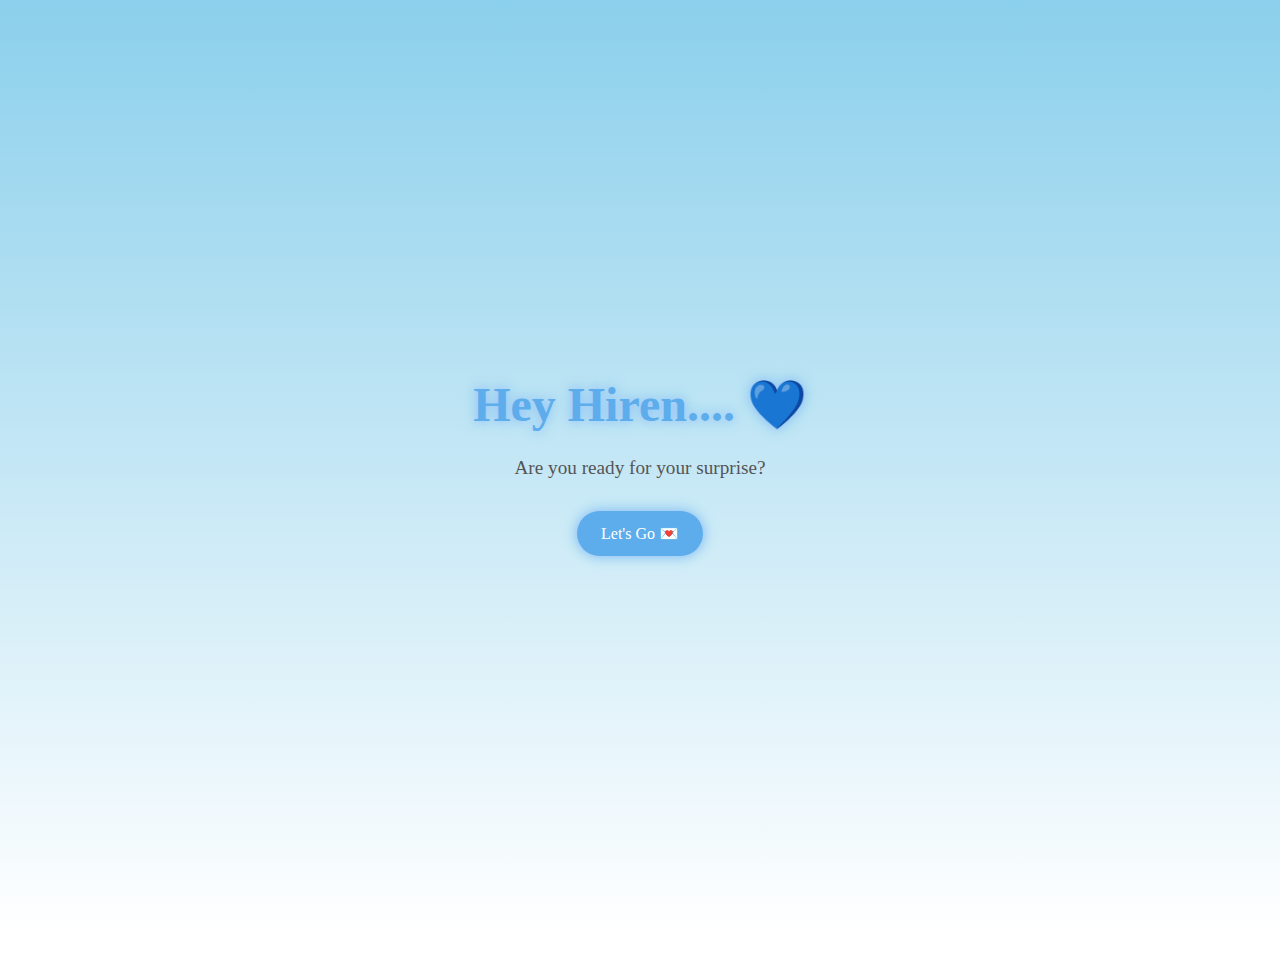
<file: index.html>
<!DOCTYPE html>
<html lang="en">
<head>
  <meta charset="UTF-8" />
  <meta name="viewport" content="width=device-width, initial-scale=1.0"/>
  <title>Welcome 💙</title>
  <link rel="stylesheet" href="style.css" />
<style>
  #hearts {
      position: fixed;
      top: 0;
      left: 0;
      width: 100%;
      height: 100%;
      pointer-events: none;
      overflow: visible;
    }

    .heart {
      position: absolute;
      transform: translate(-50%, -50%);
      animation: fly 1.2s linear forwards;
      font-size: 20px;
      pointer-events: none;
      opacity: 1;
    }

    @keyframes fly {
      0%   { transform: translate(-50%, -50%) scale(1); opacity: 1; }
      100% { transform: translate(-50%, -150%) scale(1.8); opacity: 0; }
    }

  </style>
  
</head>

<body class="page1">

  <!-- Heart cursor effect container -->
  <div id="hearts"></div>

  <!-- Center Text -->
  <div class="centered-text">
    <h1 class="glow-text">Hey Hiren.... 💙</h1>
    <p class="subtitle">Are you ready for your surprise?</p>
    <a class="button" href="letter.html">Let's Go 💌</a>
  </div>

  <!-- Heart JS -->
  <script>
    const hearts = document.getElementById("hearts");

    window.addEventListener("mousemove", (e) => {
        addHeart(e.clientX, e.clientY);
    });

    function addHeart(x, y) {
        const heart = document.createElement("div");
        heart.classList.add("heart");

        const colors = ["#ff7ab6", "#ffb7d1", "#ffd36b", "#7dd3fc", "#a78bfa"];
        heart.style.color = colors[Math.floor(Math.random() * colors.length)];
        heart.style.fontSize = (14 + Math.random() * 16) + "px";

        const offset = (Math.random() - 0.5) * 30;

        heart.textContent = "❤";
        heart.style.left = (x + offset) + "px";
        heart.style.top = y + "px";

        hearts.appendChild(heart);

        setTimeout(() => {
            heart.remove();
        }, 1200);
    }
  </script>

</body>
</html>
</file>
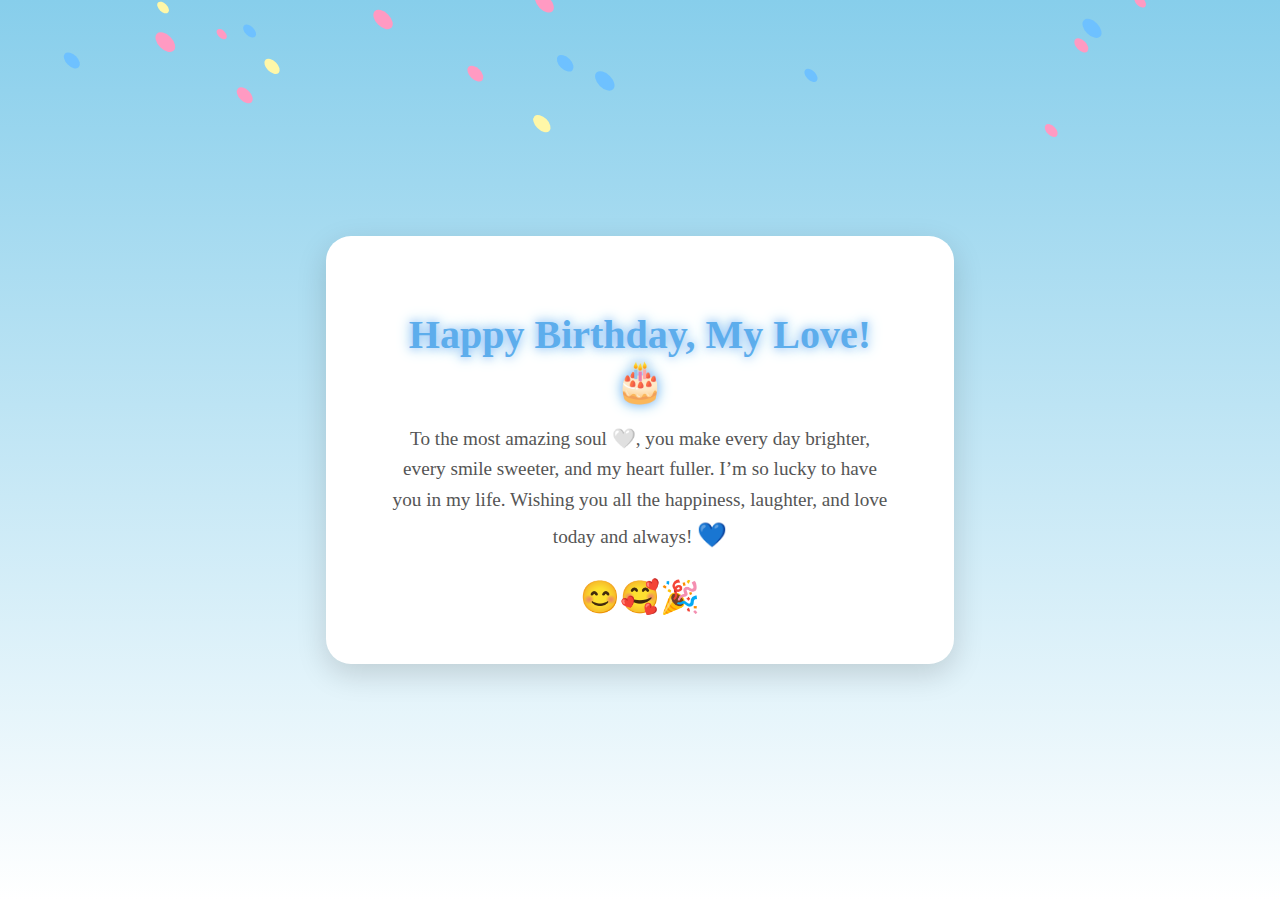
<file: birthdaycard.html>
<!DOCTYPE html>
<html lang="en">
<head>
  <meta charset="UTF-8">
  <meta name="viewport" content="width=device-width, initial-scale=1.0">
  <title>Happy Birthday!</title>
  <style>
    body {
      margin: 0;
      padding: 0;
      font-family:'Playfair Display', serif;
    background: linear-gradient(to bottom, #87CEEB, #ffffff);
      display: flex;
      justify-content: center;
      align-items: center;
      height: 100vh;
      color: #333;
    }

    .birthday-card {
      background:white;
      padding: 3rem 4rem;
      border-radius: 25px;
      box-shadow: 0 10px 30px rgba(0,0,0,0.15);
      text-align: center;
      max-width: 500px;
      animation: fadeIn 1.5s ease-in-out;
      position: relative;
    }

    .birthday-card h1 {
      color: #5DADEC;
      text-shadow:  0 0 8px #A1C4FD, 0 0 15px #87CEEB;
      font-size: 2.5rem;
      margin-bottom: 1rem;
    }

    .birthday-card p {
      font-size: 1.2rem;
      line-height: 1.6;
      color: #555;
      margin-bottom: 1.5rem;
    }

    .birthday-card .heart {
      color:#c084fc;
      font-size: 1.5rem;
      animation: beat 1s infinite;
    }

    .birthday-card .emoji {
      font-size: 2rem;
      margin-top: 1rem;
      animation: float 2s ease-in-out infinite;
    }
     #confetti {
  position: fixed;
  left: 0;
  top: 0;
  pointer-events: none;
  width: 100%;
  height: 100%;
  z-index: 999;
}

    @keyframes fadeIn {
      from { opacity: 0; transform: translateY(-20px); }
      to { opacity: 1; transform: translateY(0); }
    }

    @keyframes beat {
      0%, 100% { transform: scale(1); }
      50% { transform: scale(1.2); }
    }

    @keyframes float {
      0%, 100% { transform: translateY(0); }
      50% { transform: translateY(-10px); }
    }
  </style>
</head>
<body>

  <div class="birthday-card">
    <h1>Happy Birthday, My Love! 🎂</h1>
    <p>
      To the most amazing soul 🤍, you make every day brighter, every smile sweeter, and my heart fuller.  
      I’m so lucky to have you in my life.  
      Wishing you all the happiness, laughter, and love today and always! <span class="heart">💙</span>
    </p>
    <div class="emoji">😊🥰🎉</div>
    <canvas id="confetti"></canvas>
  </div>
  <script>
    (function() {
  const canvas = document.getElementById('confetti');
  const ctx = canvas.getContext('2d');

  let W = canvas.width = innerWidth;
  let H = canvas.height = innerHeight;

  window.addEventListener('resize', () => {
    W = canvas.width = innerWidth;
    H = canvas.height = innerHeight;
  });

  const pieces = [];

  function rand(min, max) {
    return Math.random() * (max - min) + min;
  }

  // create confetti pieces
  for (let i = 0; i < 120; i++) {
    pieces.push({
      x: rand(0, W),
      y: rand(-H, 0),
      vx: rand(-1, 1),
      vy: rand(1, 4),
      r: rand(6, 12),
      c: ["#6ec1ff", "#ff9ac2", "#fff7a8"][i % 3]  // 3 color rotation
    });
  }

  function update() {
    ctx.clearRect(0, 0, W, H);

    for (const p of pieces) {
      p.x += p.vx;
      p.y += p.vy;
      p.vy += 0.02; // slight gravity

      ctx.fillStyle = p.c;
      ctx.beginPath();
      ctx.ellipse(p.x, p.y, p.r, p.r * 0.6, Math.PI / 4, 0, Math.PI * 2);
      ctx.fill();

      if (p.y > H + 20) {
        p.y = rand(-H, 0);
        p.x = rand(0, W);
        p.vy = rand(1, 3);
      }
    }

    requestAnimationFrame(update);
  }

  update();
})();

  </script>

</body>
</html>
</file>
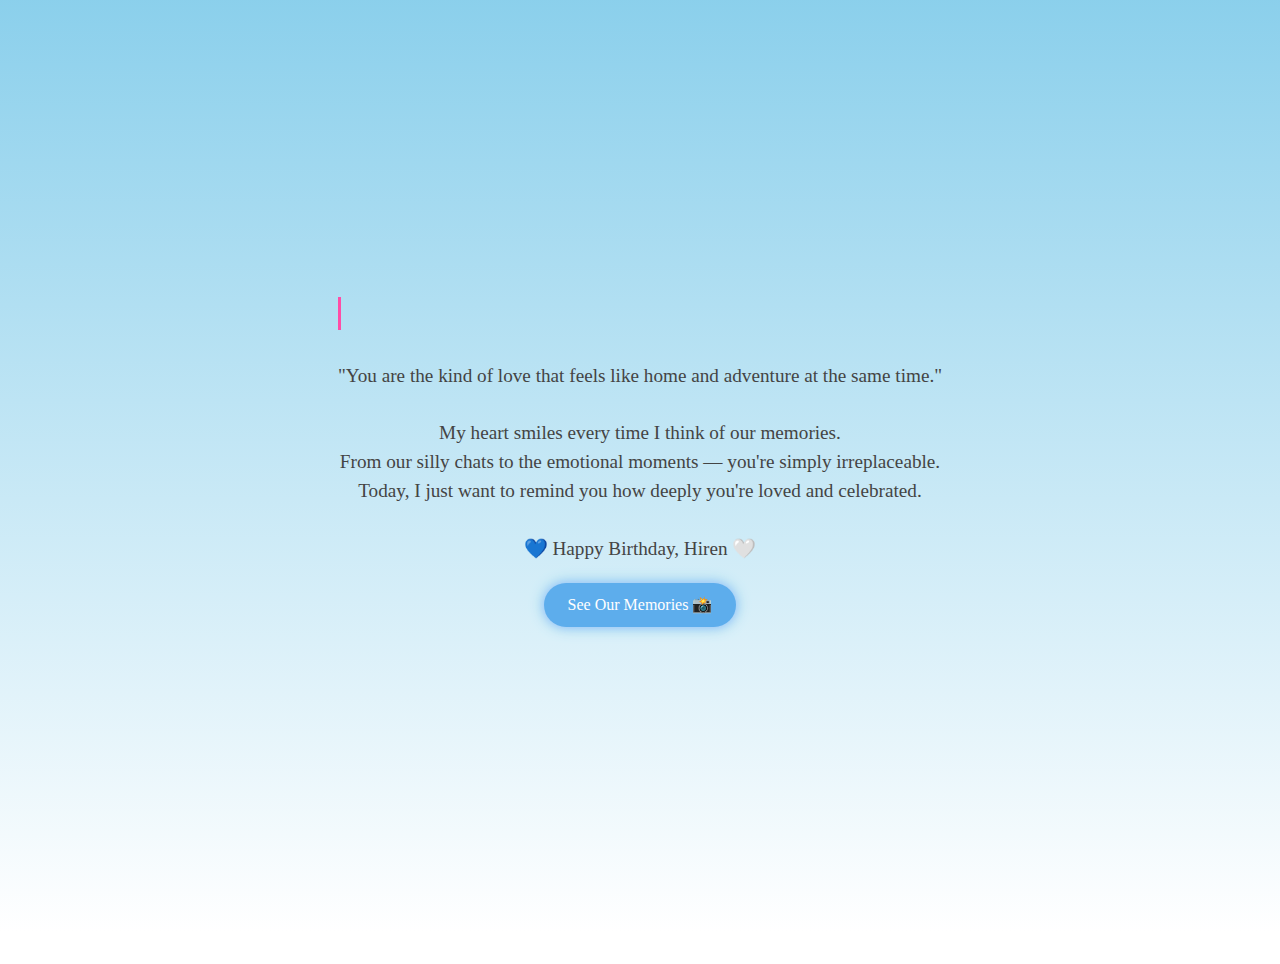
<file: letter.html>
<!DOCTYPE html>
<html lang="en">
<head>
  <meta charset="UTF-8" />
  <meta name="viewport" content="width=device-width, initial-scale=1.0"/>
  <title>My Letter to You 💌</title>
  <link rel="stylesheet" href="style.css" />
  <style>
  #hearts {
      position: fixed;
      top: 0;
      left: 0;
      width: 100%;
      height: 100%;
      pointer-events: none;
      overflow: visible;
    }

    .heart {
      position: absolute;
      transform: translate(-50%, -50%);
      animation: fly 1.2s linear forwards;
      font-size: 20px;
      pointer-events: none;
      opacity: 1;
    }

    @keyframes fly {
      0%   { transform: translate(-50%, -50%) scale(1); opacity: 1; }
      100% { transform: translate(-50%, -150%) scale(1.8); opacity: 0; }
    }

  </style>
  

  </head>
<body class="page2">

  <!-- Heart Trail -->
  <div id="hearts"></div>

  <!-- Actual Letter -->
  <div class="letter-content">
    <h2 class="typewriter">To my cheesecake, my frenchfry, my everything...</h2>

    <p class="message">
      "You are the kind of love that feels like home and adventure at the same time."<br/><br/>
      My heart smiles every time I think of our memories.<br/>
      From our silly chats to the emotional moments — you're simply irreplaceable.<br/>
      Today, I just want to remind you how deeply you're loved and celebrated.<br/><br/>
      💙 Happy Birthday, Hiren 🤍
    </p>

    <a class="button" href="gallery.html">See Our Memories 📸</a>
  </div>

  <!-- JS for Heart Trail -->
  <script>
    const hearts = document.getElementById("hearts");

    window.addEventListener("mousemove", (e) => {
        addHeart(e.clientX, e.clientY);
    });

    function addHeart(x, y) {
        const heart = document.createElement("div");
        heart.classList.add("heart");

        const colors = ["#ff7ab6", "#ffb7d1", "#ffd36b", "#7dd3fc", "#a78bfa"];
        heart.style.color = colors[Math.floor(Math.random() * colors.length)];
        heart.style.fontSize = (14 + Math.random() * 16) + "px";

        const offset = (Math.random() - 0.5) * 30;

        heart.textContent = "❤";
        heart.style.left = (x + offset) + "px";
        heart.style.top = y + "px";

        hearts.appendChild(heart);

        setTimeout(() => {
            heart.remove();
        }, 1200);
    }
  </script>

</body>
</html>
</file>
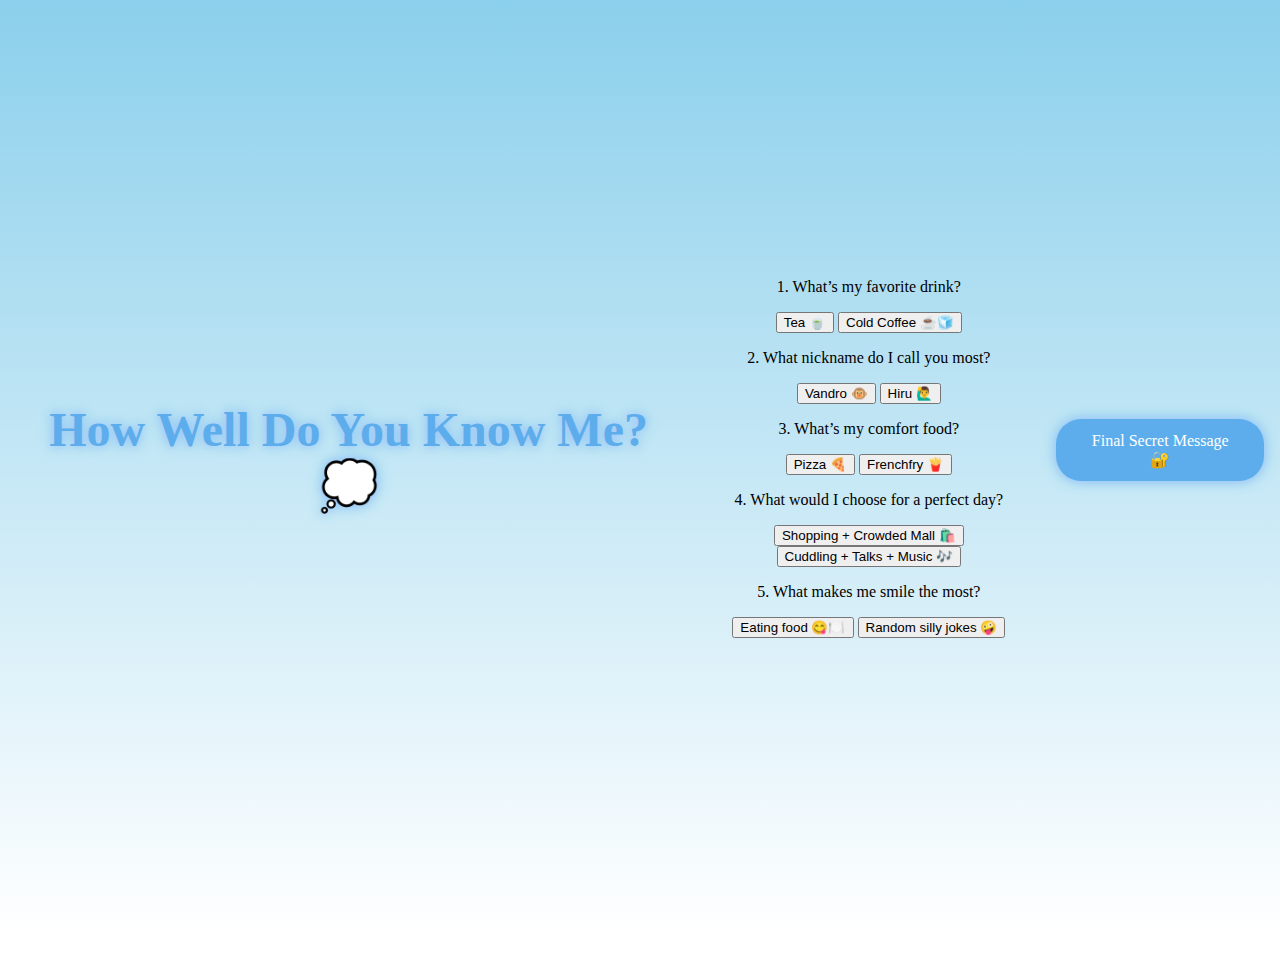
<file: quiz.html>
<!DOCTYPE html>
<html lang="en">
<head>
  <meta charset="UTF-8" />
  <meta name="viewport" content="width=device-width, initial-scale=1.0"/>
  <title>Quiz Time 🎉</title>
  <link rel="stylesheet" href="style.css" />
  <style>
    .correct {
      background-color: #66ff66 !important;
    }
    .incorrect {
      background-color: #ff6666 !important;
    }
    .answer-message {
      color: #ffd700;
      font-weight: bold;
      margin-bottom: 20px;
    }
  #hearts {
      position: fixed;
      top: 0;
      left: 0;
      width: 100%;
      height: 100%;
      pointer-events: none;
      overflow: visible;
    }

    .heart {
      position: absolute;
      transform: translate(-50%, -50%);
      animation: fly 1.2s linear forwards;
      font-size: 20px;
      pointer-events: none;
      opacity: 1;
    }

    @keyframes fly {
      0%   { transform: translate(-50%, -50%) scale(1); opacity: 1; }
      100% { transform: translate(-50%, -150%) scale(1.8); opacity: 0; }
    }
    </style>
    </head>

<body class="page2">

  <!-- Heart trail container -->
  <div id="hearts"></div>

  <h2 class="glow-text">How Well Do You Know Me? 💭</h2>

  <div id="quiz">

    <div class="question">
      <p>1. What’s my favorite drink?</p>
      <button onclick="checkAnswer(this, true, this.parentNode)">Tea 🍵</button>
      <button onclick="checkAnswer(this, false, this.parentNode)">Cold Coffee ☕🧊</button>
    </div>

    <div class="question">
      <p>2. What nickname do I call you most?</p>
      <button onclick="checkAnswer(this, true, this.parentNode)">Vandro 🐵</button>
      <button onclick="checkAnswer(this, false, this.parentNode)">Hiru 🙋‍♂️</button>
    </div>

    <div class="question">
      <p>3. What’s my comfort food?</p>
      <button onclick="checkAnswer(this, false, this.parentNode)">Pizza 🍕</button>
      <button onclick="checkAnswer(this, true, this.parentNode)">Frenchfry 🍟</button>
    </div>

    <div class="question">
      <p>4. What would I choose for a perfect day?</p>
      <button onclick="checkAnswer(this, true, this.parentNode)">Shopping + Crowded Mall 🛍️</button>
      <button onclick="checkAnswer(this, false, this.parentNode)">Cuddling + Talks + Music 🎶</button>
    </div>

    <div class="question">
      <p>5. What makes me smile the most?</p>
      <button onclick="checkAnswer(this, true, this.parentNode)">Eating food 😋🍽️</button>
      <button onclick="checkAnswer(this, false, this.parentNode)">Random silly jokes 🤪</button>
    </div>

  </div>

  <p id="result"></p>
  <a class="button" href="secret.html">Final Secret Message 🔐</a>

  <script>
    let score = 0;
    let totalQuestions = 5;
    let answered = 0;

    function checkAnswer(btn, correct, container) {
      let buttons = container.querySelectorAll("button");
      buttons.forEach(b => b.disabled = true);

      if (correct) {
        score++;
        btn.classList.add("correct");
      } else {
        btn.classList.add("incorrect");
      }

      let correctBtn = Array.from(buttons).find(b => b.onclick.toString().includes("true"));
      correctBtn.classList.add("correct");

      const correctText = correctBtn.innerText;
      let message = document.createElement("p");
      message.classList.add("answer-message");
      message.innerText = `Correct answer was: ${correctText}`;
      container.appendChild(message);

      answered++;
      if (answered === totalQuestions) {
        let result = document.getElementById('result');
        if (score === totalQuestions) {
          result.innerText = 'You know me better than anyone 😭❤️';
        } else if (score >= 3) {
          result.innerText = `Aww, you did great! Score: ${score}/${totalQuestions} 💖`;
        } else {
          result.innerText = `You need to spend more time with me 😜 Score: ${score}/${totalQuestions}`;
        }
      }
    }

    /* ❤️ HEART TRAIL SCRIPT */
    const hearts = document.getElementById("hearts");

    window.addEventListener("mousemove", (e) => {
        addHeart(e.clientX, e.clientY);
    });

    function addHeart(x, y) {
        const heart = document.createElement("div");
        heart.classList.add("heart");

        const colors = ["#ff7ab6", "#ffb7d1", "#ffd36b", "#7dd3fc", "#a78bfa"];
        heart.style.color = colors[Math.floor(Math.random() * colors.length)];
        heart.style.fontSize = (14 + Math.random() * 16) + "px";

        const offset = (Math.random() - 0.5) * 30;

        heart.textContent = "❤";
        heart.style.left = (x + offset) + "px";
        heart.style.top = y + "px";

        hearts.appendChild(heart);

        setTimeout(() => {
            heart.remove();
        }, 1200);
    }
  </script>

</body>
</html>
</file>
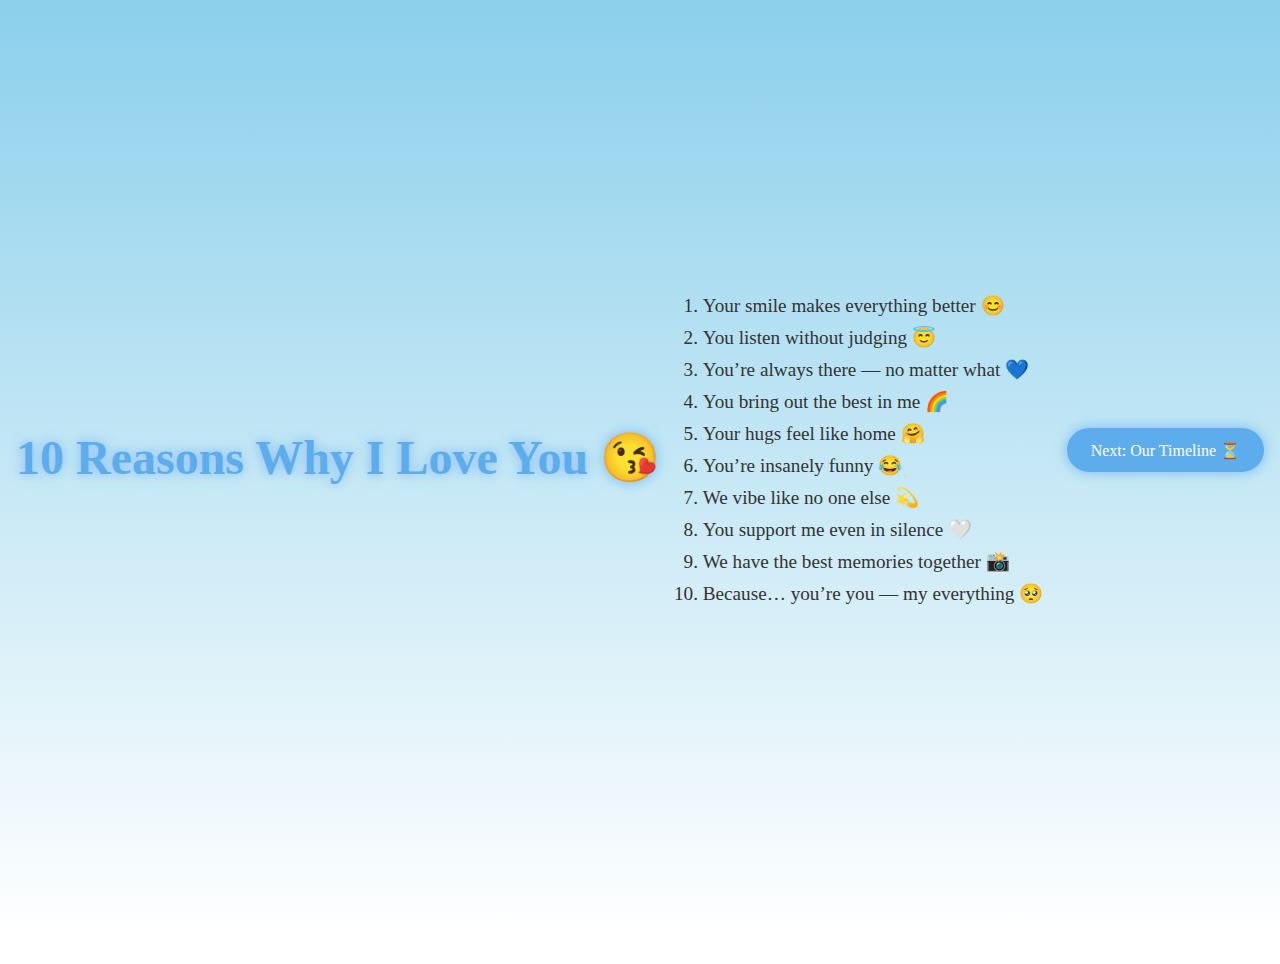
<file: reasons.html>
<!DOCTYPE html>
<html lang="en">
<head>
  <meta charset="UTF-8" />
  <meta name="viewport" content="width=device-width, initial-scale=1.0"/>
  <title>10 Reasons I Love You 💖</title>
 <link rel="stylesheet" href="style.css" />
  <style>
  #hearts {
      position: fixed;
      top: 0;
      left: 0;
      width: 100%;
      height: 100%;
      pointer-events: none;
      overflow: visible;
    }

    .heart {
      position: absolute;
      transform: translate(-50%, -50%);
      animation: fly 1.2s linear forwards;
      font-size: 20px;
      pointer-events: none;
      opacity: 1;
    }

    @keyframes fly {
      0%   { transform: translate(-50%, -50%) scale(1); opacity: 1; }
      100% { transform: translate(-50%, -150%) scale(1.8); opacity: 0; }
    }

  </style>
  
</head>
<body class="page2">

  <!-- HEART TRAIL -->
  <div id="hearts"></div>

  <h2 class="glow-text">10 Reasons Why I Love You 😘</h2>

  <ol class="reasons">
    <li>Your smile makes everything better 😊</li>
    <li>You listen without judging 😇</li>
    <li>You’re always there — no matter what 💙</li>
    <li>You bring out the best in me 🌈</li>
    <li>Your hugs feel like home 🤗</li>
    <li>You’re insanely funny 😂</li>
    <li>We vibe like no one else 💫</li>
    <li>You support me even in silence 🤍</li>
    <li>We have the best memories together 📸</li>
    <li>Because… you’re you — my everything 🥺</li>
  </ol>

  <a class="button" href="timeline.html">Next: Our Timeline ⏳</a>

  <!-- HEART CURSOR JS -->
  <script>
    const hearts = document.getElementById("hearts");

    window.addEventListener("mousemove", (e) => {
        addHeart(e.clientX, e.clientY);
    });

    function addHeart(x, y) {
        const heart = document.createElement("div");
        heart.classList.add("heart");

        const colors = ["#ff7ab6", "#ffb7d1", "#ffd36b", "#7dd3fc", "#a78bfa"];
        heart.style.color = colors[Math.floor(Math.random() * colors.length)];
        heart.style.fontSize = (14 + Math.random() * 16) + "px";

        const offset = (Math.random() - 0.5) * 30;

        heart.textContent = "❤";
        heart.style.left = (x + offset) + "px";
        heart.style.top = y + "px";

        hearts.appendChild(heart);

        setTimeout(() => {
            heart.remove();
        }, 1200);
    }
  </script>

</body>
</html>
</file>
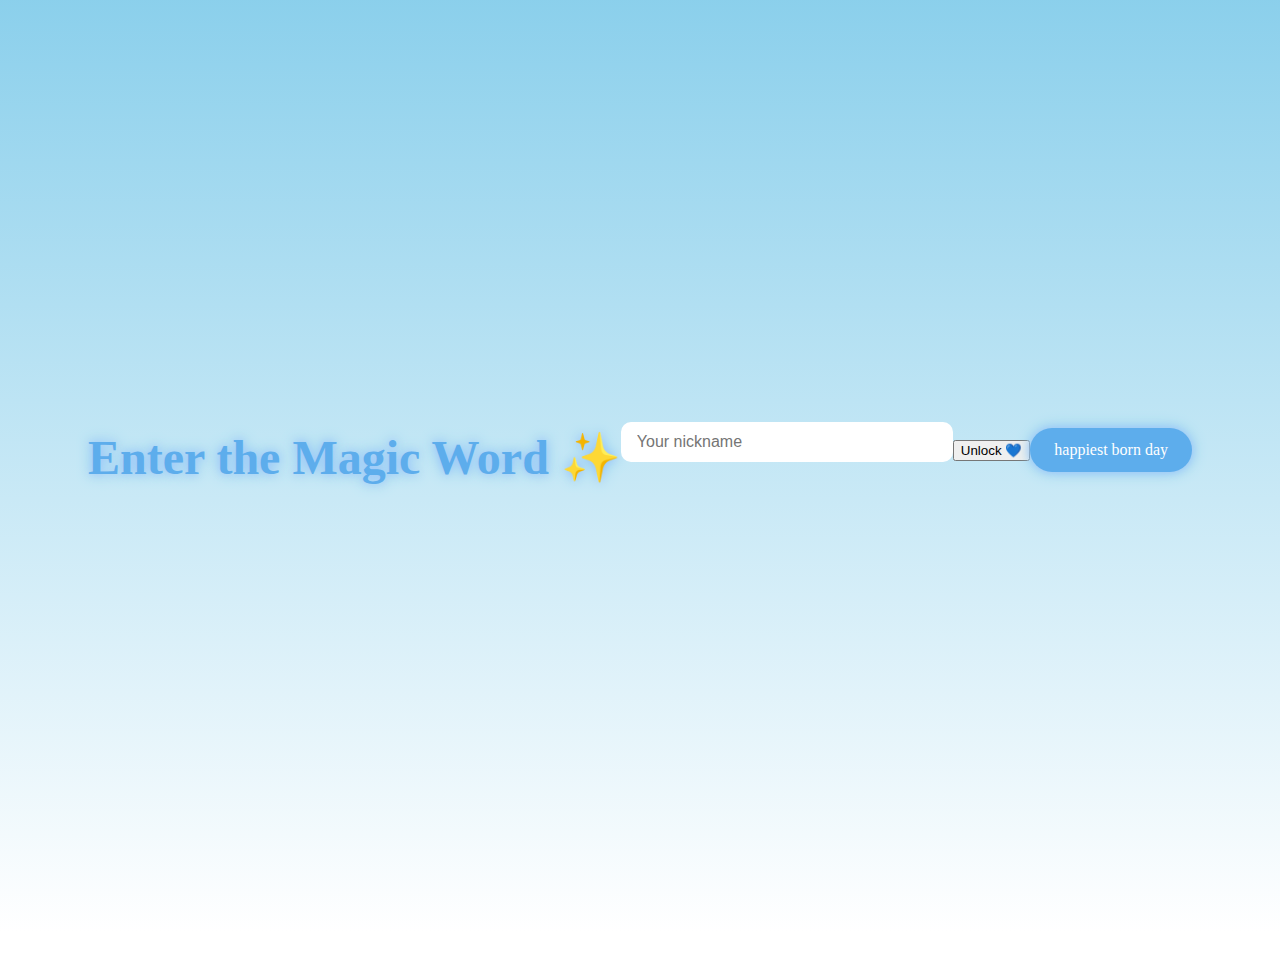
<file: secret.html>
<!DOCTYPE html>
<html lang="en">
<head>
  <meta charset="UTF-8">
  <meta name="viewport" content="width=device-width, initial-scale=1.0"/>
  <title>Secret Message 🔐</title>
  <link rel="stylesheet" href="style.css">
  <style>
  #hearts {
      position: fixed;
      top: 0;
      left: 0;
      width: 100%;
      height: 100%;
      pointer-events: none;
      overflow: visible;
    }

    .heart {
      position: absolute;
      transform: translate(-50%, -50%);
      animation: fly 1.2s linear forwards;
      font-size: 20px;
      pointer-events: none;
      opacity: 1;
    }

    @keyframes fly {
      0%   { transform: translate(-50%, -50%) scale(1); opacity: 1; }
      100% { transform: translate(-50%, -150%) scale(1.8); opacity: 0; }
    }

  </style>
  </head>

<body class="page2">

  <!-- Heart trail container -->
  <div id="hearts"></div>

  <h2 class="glow-text">Enter the Magic Word ✨</h2>

  <input type="text" id="password" placeholder="Your nickname" /><br>

  <button onclick="checkPassword()">Unlock 💙</button>

  <p id="hiddenMsg" style="display:none; margin-top: 2rem; font-size: 1.2rem;">
    🥺 You made it till here. Just know that I love you endlessly and you are the most precious soul in my life. <br>
    Happiest born day once again, my everything. 🌹🎂💫
  </p>

  <div>
    <a class="button" href="birthdaycard.html">happiest born day</a>
  </div>

  <script>
    /* ---------- PASSWORD CHECK ---------- */
    function checkPassword() {
      const pass = document.getElementById('password').value.toLowerCase();
      if (pass.includes("hiru") || pass.includes("vandro")) {
        document.getElementById('hiddenMsg').style.display = "block";
      } else {
        alert("Oops! Try your nickname 😉");
      }
    }

    /* ---------- YOUR CUSTOM HEART TRAIL CODE ---------- */
    const hearts = document.getElementById("hearts");

    window.addEventListener("mousemove", (e) => {
        addHeart(e.clientX, e.clientY);
    });

    function addHeart(x, y) {
        const heart = document.createElement("div");
        heart.classList.add("heart");

        const colors = ["#ff7ab6", "#ffb7d1", "#ffd36b", "#7dd3fc", "#a78bfa"];
        heart.style.color = colors[Math.floor(Math.random() * colors.length)];
        heart.style.fontSize = (14 + Math.random() * 16) + "px";

        const offset = (Math.random() - 0.5) * 30;

        heart.textContent = "❤";
        heart.style.left = (x + offset) + "px";
        heart.style.top = y + "px";

        hearts.appendChild(heart);

        setTimeout(() => {
            heart.remove();
        }, 1200);
    }
  </script>

</body>
</html>
</file>
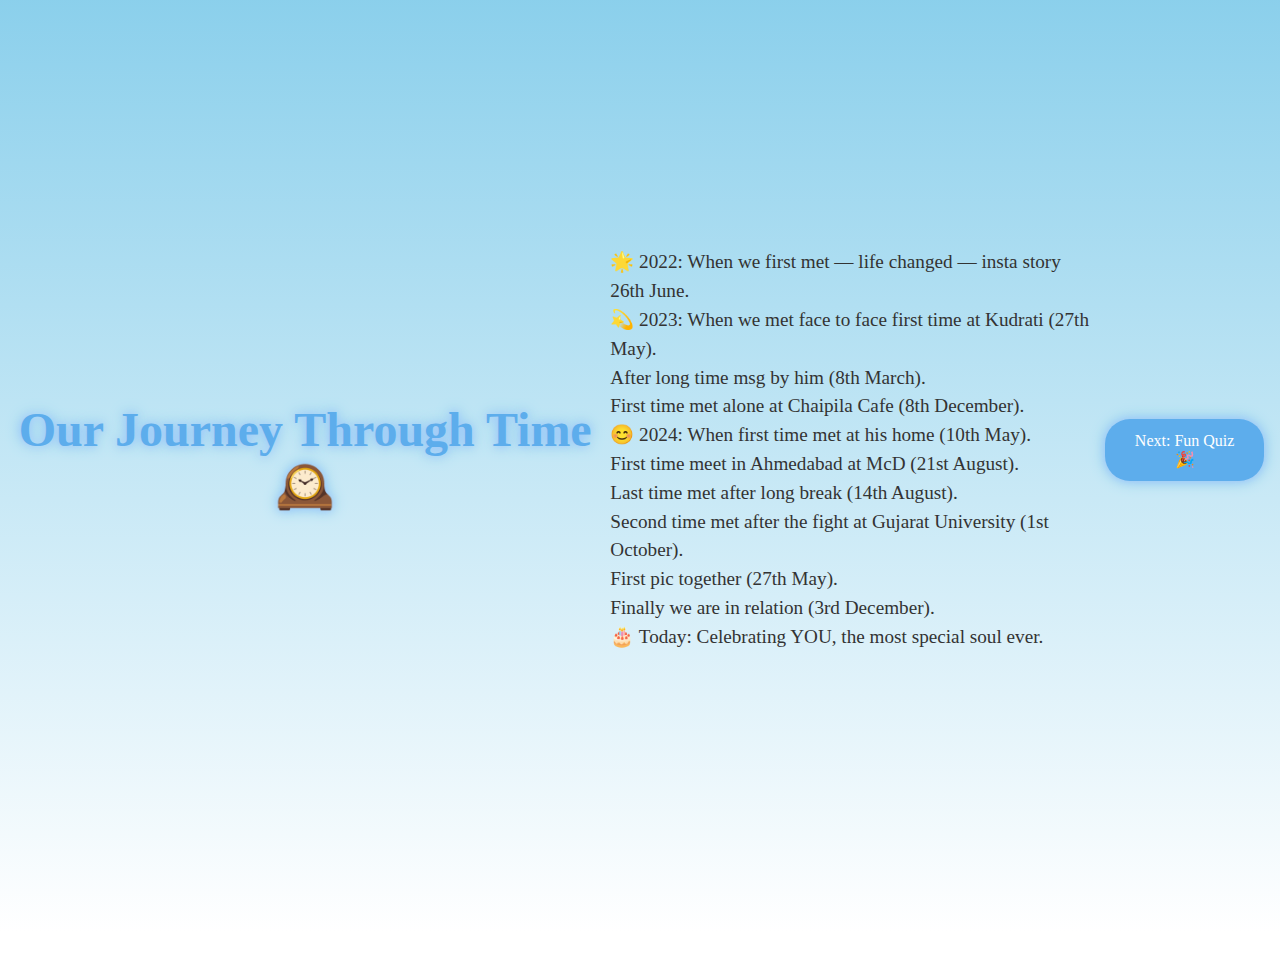
<file: timeline.html>
<!DOCTYPE html>
<html lang="en">
<head>
  <meta charset="UTF-8" />
  <meta name="viewport" content="width=device-width, initial-scale=1.0"/>
  <title>Memory Timeline ⏳</title>
  <link rel="stylesheet" href="style.css" />
  <style>
  #hearts {
      position: fixed;
      top: 0;
      left: 0;
      width: 100%;
      height: 100%;
      pointer-events: none;
      overflow: visible;
    }

    .heart {
      position: absolute;
      transform: translate(-50%, -50%);
      animation: fly 1.2s linear forwards;
      font-size: 20px;
      pointer-events: none;
      opacity: 1;
    }

    @keyframes fly {
      0%   { transform: translate(-50%, -50%) scale(1); opacity: 1; }
      100% { transform: translate(-50%, -150%) scale(1.8); opacity: 0; }
    }

  </style>
  
</head>

<body class="page3">

  <!-- HEART TRAIL FOLLOW MOUSE -->
  <div id="hearts"></div>

  <h2 class="glow-text">Our Journey Through Time 🕰️</h2>

  <div class="timeline">
    <div><span>🌟 2022:</span> When we first met — life changed — insta story 26th June.</div>

    <div><span>💫 2023:</span>  
      When we met face to face first time at Kudrati (27th May). <br>
      After long time msg by him (8th March). <br>
      First time met alone at Chaipila Cafe (8th December).
    </div>

    <div><span>😊 2024:</span> 
      When first time met at his home (10th May). <br>
      First time meet in Ahmedabad at McD (21st August). <br>
      Last time met after long break (14th August). <br>
      Second time met after the fight at Gujarat University (1st October). <br>
      First pic together (27th May). <br>
      Finally we are in relation (3rd December).
    </div>

    <div><span>🎂 Today:</span> Celebrating YOU, the most special soul ever.</div>
  </div>

  <a class="button" href="quiz.html">Next: Fun Quiz 🎉</a>

  <!-- ❤️ HEART TRAIL SCRIPT -->
 <script>
    const hearts = document.getElementById("hearts");

    window.addEventListener("mousemove", (e) => {
        addHeart(e.clientX, e.clientY);
    });

    function addHeart(x, y) {
        const heart = document.createElement("div");
        heart.classList.add("heart");

        const colors = ["#ff7ab6", "#ffb7d1", "#ffd36b", "#7dd3fc", "#a78bfa"];
        heart.style.color = colors[Math.floor(Math.random() * colors.length)];
        heart.style.fontSize = (14 + Math.random() * 16) + "px";

        const offset = (Math.random() - 0.5) * 30;

        heart.textContent = "❤";
        heart.style.left = (x + offset) + "px";
        heart.style.top = y + "px";

        hearts.appendChild(heart);

        setTimeout(() => {
            heart.remove();
        }, 1200);
    }
  </script>

</body>
</html>
</file>
<file: style.css>
/* 🌸 Base Styles */
body, html {
  margin: 0;
  padding: 0;
  font-family: 'Playfair Display', serif;
  height: 100%;
 background: linear-gradient(to bottom, #87CEEB, #ffffff);
  display: flex;
  justify-content: center;
  align-items: center;
  text-align: center;
  overflow-x: hidden;
}

.page1, .page2, .page3 {
  position: relative;
  padding: 2rem 1rem;
  width: 100%;
}

/* 💖 Background Hearts */
.heart-container {
  position: absolute;
  top: 0;
  left: 0;
  width: 100%;
  height: 100%;
  background: url('hearts.gif') center center / cover no-repeat;
  opacity: 0.15;
  z-index: -1;
}

/* 🌟 Headings */
.glow-text {
  font-size: 3rem;
  color: #5DADEC;
  text-shadow: 0 0 8px #A1C4FD, 0 0 15px #87CEEB;
  margin-bottom: 1.5rem;
}

/* ✨ Subtitle */
.subtitle {
  font-size: 1.2rem;
  color: #555;
  margin-bottom: 2rem;
}

/* 💌 Button */
.button {
  display: inline-block;
  padding: 0.8rem 1.5rem;
  background-color:#5DADEC;
  color: white;
  text-decoration: none;
  font-size: 1rem;
  border-radius: 25px;
  box-shadow:  0 0 8px #A1C4FD, 0 0 15px #87CEEB;
  transition: transform 0.2s, box-shadow 0.2s;
}

.button:hover {
  transform: scale(1.05);
  box-shadow:  0 0 8px #A1C4FD, 0 0 15px #87CEEB;
}

/* 📸 Gallery */
.gallery {
    display: grid;
    grid-template-columns: repeat(5, 1fr);
    gap: 1.2rem;
    padding: 2rem 1rem;
  }

  .gallery-img {
    width: 150px;
    height: 300px;
    object-fit: cover;
    border-radius: 12px;
    opacity: 0;               /* Start hidden */
    transform: translateY(20px);
    filter: blur(6px);
    transition: opacity 0.8s ease, transform 0.8s ease, filter 0.8s ease;
  }

  .show {
    opacity: 1;
    transform: translateY(0);
    filter: blur(0);
  }

  .gallery-img:hover {
    transform: scale(1.1) rotate(1deg);
    box-shadow: 0 0 25px rgba(255, 255, 255, 0.5);
  }

/* 💬 Messages */
.message {
  margin-top: 2rem;
  font-size: 1.2rem;
  line-height: 1.8rem;
  color: #444;
}

.letter-content {
  max-width: 700px;
  margin: 0 auto;
  animation: fadein 2s;
  padding: 0 1rem;
}

.closing {
  margin-top: 2rem;
  font-size: 1.5rem;
  color: #d63384;
}

/* 🧠 Quiz Styles */
.correct {
  background-color: #66ff66 !important;
}

.incorrect {
  background-color: #ff6666 !important;
}

.answer-message {
  color:#5DADEC;
  font-weight: bold;
  margin-top: 8px;
  font-size: 16px;
  text-shadow:  0 0 8px #A1C4FD, 0 0 15px #87CEEB;
}

/* 💌 Typewriter */
.typewriter {
  font-size: 1.8rem;
  white-space: nowrap;
  overflow: hidden;
  border-right: 3px solid #ff4da6;
  width: 0;
  animation: typing 5s steps(50, end) forwards;
}

@keyframes typing {
  to { width: 100%; }
}

/* ✨ Fade Animation */
@keyframes fadein {
  from { opacity: 0; transform: translateY(20px); }
  to { opacity: 1; transform: translateY(0); }
}

/* 📃 Reason List */
.reasons {
  text-align: left;
  margin: 2rem auto;
  max-width: 600px;
  font-size: 1.2rem;
  color: #333;
  line-height: 2rem;
  padding-left: 1.2rem;
}

/* 🕰️ Timeline */
.timeline {
  max-width: 600px;
  margin: 2rem auto;
  padding: 1rem;
  text-align: left;
  font-size: 1.2rem;
  color: #333;
  line-height: 1.8rem;
}

/* 🔒 Secret Message Input */
#password {
  padding: 0.7rem 1rem;
  font-size: 1rem;
  margin-bottom: 1rem;
  border:#5DADEC;
  border-radius: 10px;
  width: 80%;
  max-width: 300px;
}

/* 🔸 Responsive Styles */
@media (max-width: 992px) {
  .gallery {
    grid-template-columns: repeat(auto-fit, minmax(160px, 1fr));
    padding: 1.5rem;
  }
}

@media (max-width: 768px) {
  .glow-text {
    font-size: 2.3rem;
  }

  .subtitle,
  .message,
  .answer-message {
    font-size: 1rem;
  }

  .button {
    font-size: 0.9rem;
    padding: 0.7rem 1.1rem;
  }

  .gallery {
    grid-template-columns: repeat(auto-fit, minmax(140px, 1fr));
    gap: 1rem;
  }

  .letter-content {
    padding: 0 1rem;
  }

  .timeline {
    font-size: 1rem;
    padding: 1rem;
  }

  .reasons {
    font-size: 1.05rem;
    line-height: 1.6rem;
    padding-left: 1rem;
  }
}

@media (max-width: 480px) {
  body, html {
    font-size: 90%;
  }

  .glow-text {
    font-size: 1.8rem;
    padding: 0 1rem;
  }

  .gallery {
    grid-template-columns: 1fr;
    gap: 0.8rem;
    padding: 1rem;
  }

  .gallery-img {
    max-width: 100%;
    height: auto;
  }

  .typewriter {
    font-size: 1.4rem;
  }

  .button {
    font-size: 0.85rem;
    padding: 0.6rem 1rem;
  }

  .timeline div {
    margin-bottom: 1rem;
    font-size: 0.95rem;
  }

  .reasons li {
    font-size: 1rem;
    line-height: 1.6rem;
  }

  #password {
    width: 90%;
  }
</file>
